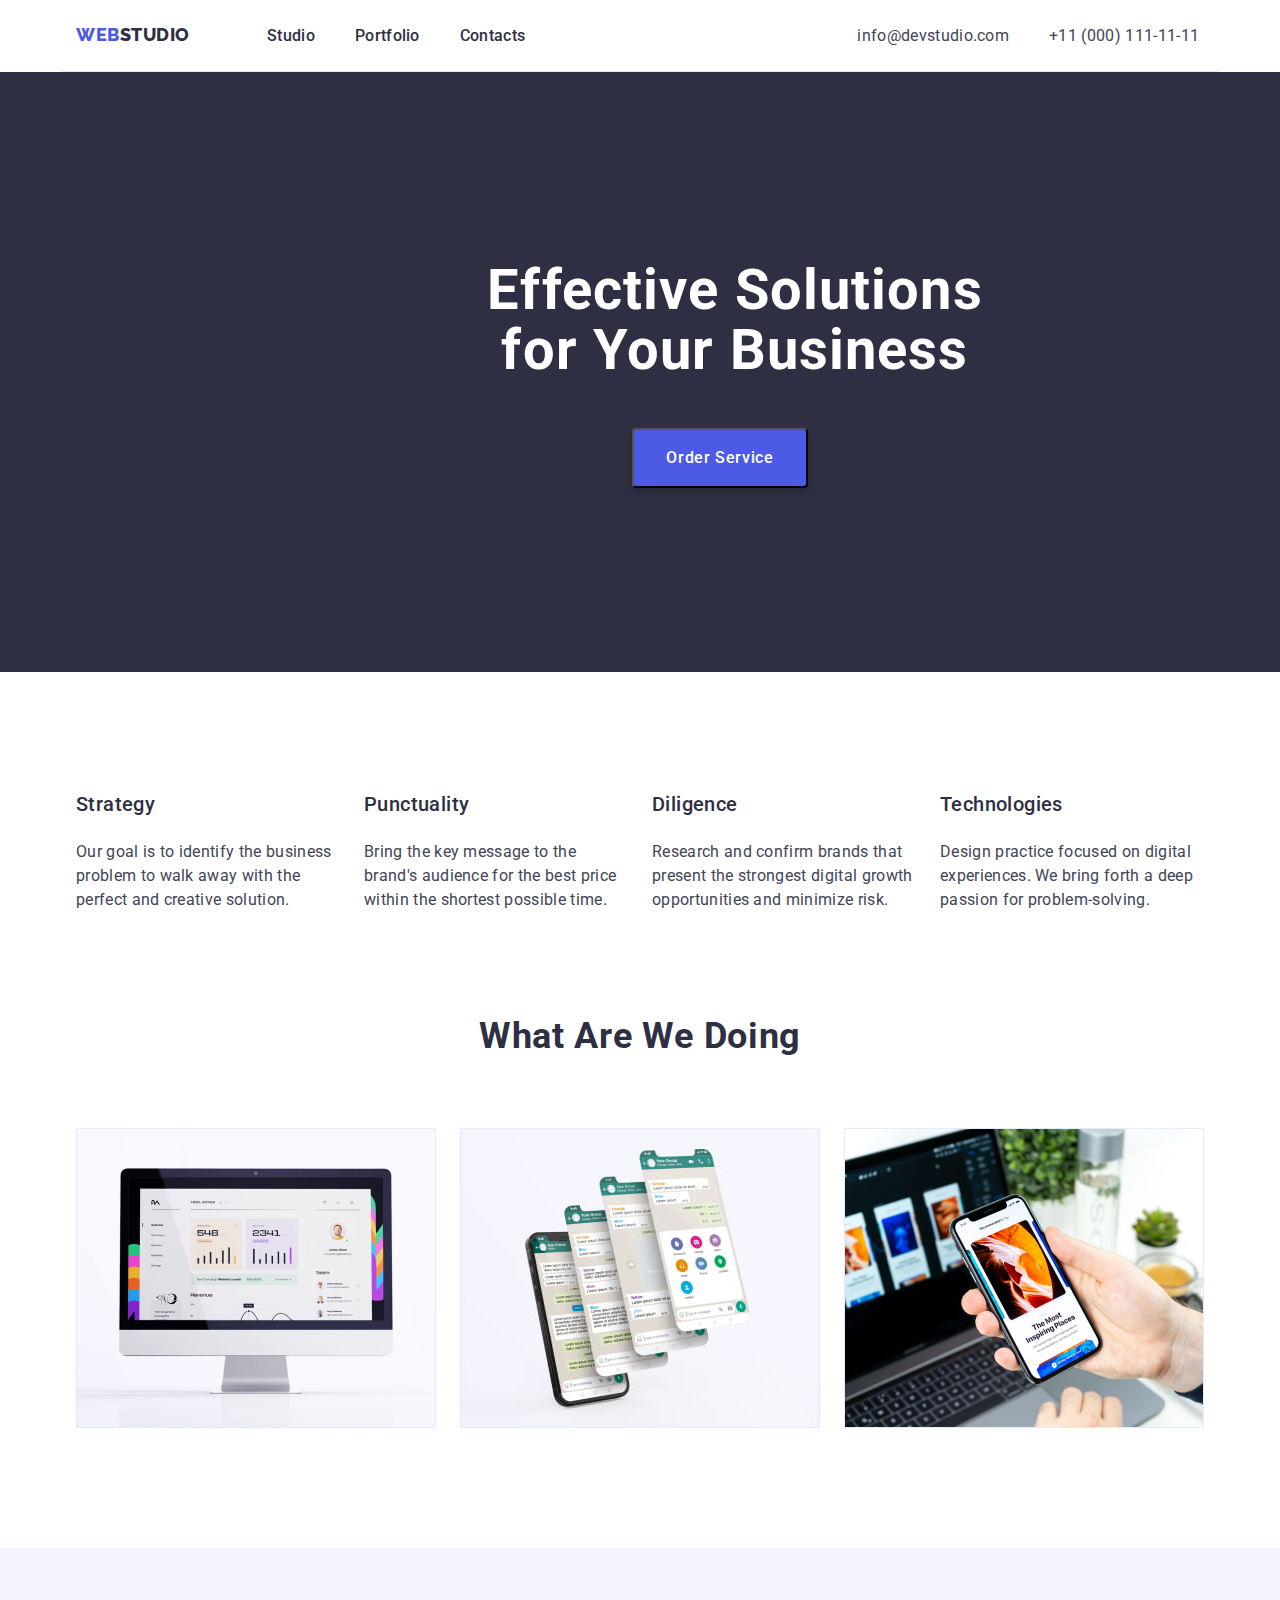
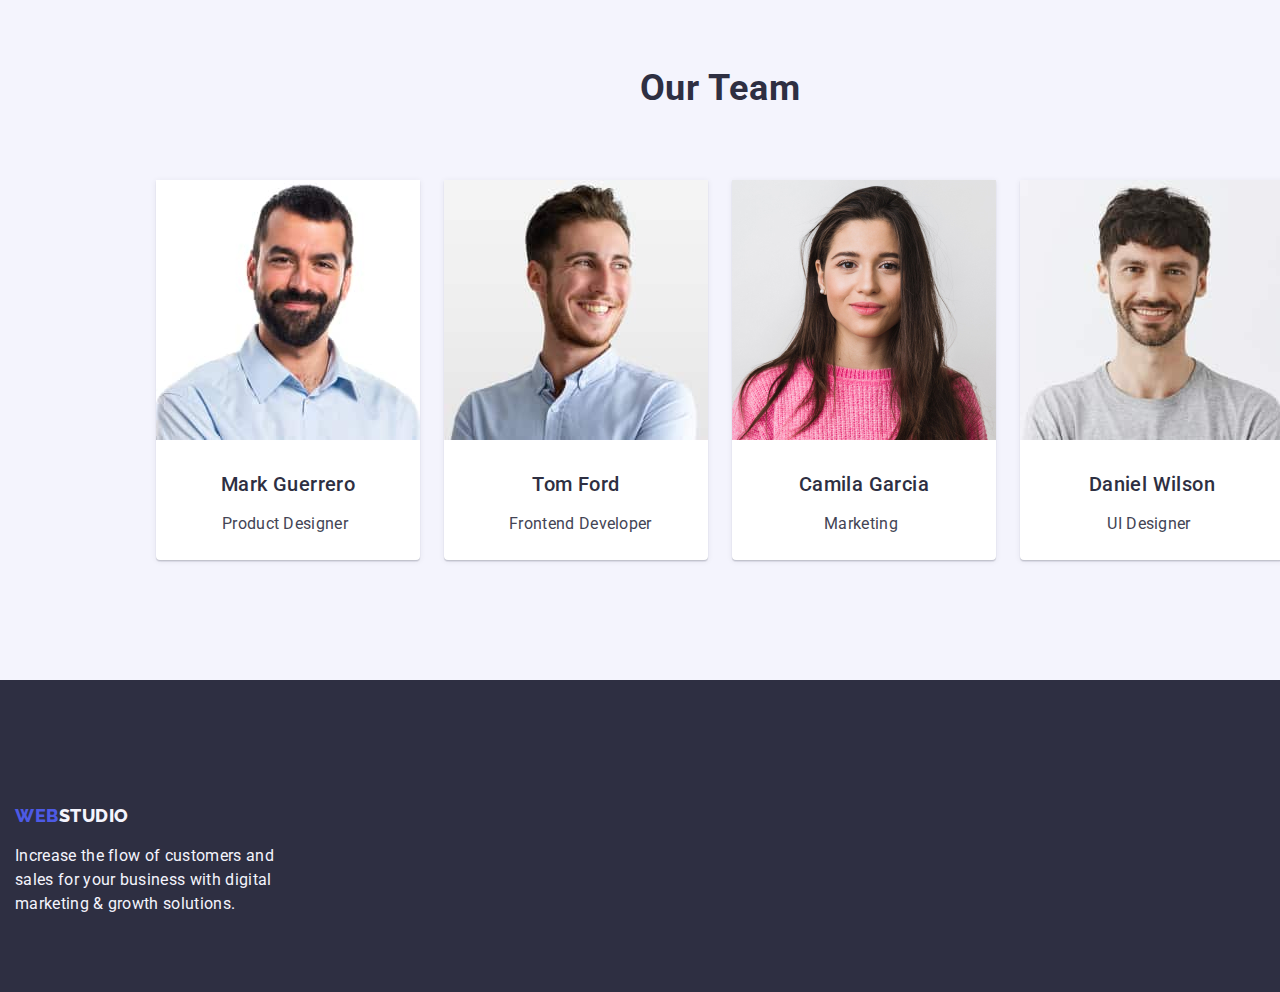
<file: index.html>
<!DOCTYPE html>
<html lang="en">
  <head>
    <meta charset="UTF-8" />
    <meta http-equiv="X-UA-Compatible" content="IE=edge" />
    <meta name="viewport" content="width=device-width, initial-scale=1.0" />
    <link rel="preconnect" href="https://fonts.googleapis.com" />
    <link rel="preconnect" href="https://fonts.gstatic.com" crossorigin />
    <link
      rel="stylesheet"
      href="https://cdnjs.cloudflare.com/ajax/libs/modern-normalize/1.1.0/modern-normalize.min.css"
    />
    <link
      href="https://fonts.googleapis.com/css2?family=Raleway:wght@800&family=Roboto:wght@400;500;700&display=swap"
      rel="stylesheet"
    />

    <link rel="stylesheet" href="./css/style.css" />
    <title>Web Studio</title>
  </head>
  <body>
    <header class="header container">
      <nav class="navigation">
        <a class="navigation-logo-web logo link" href="./index.html">
          Web<span class="navigation-logo-studio">Studio</span>
        </a>

        <div class="navigation-list-content">
          <ul class="navigation-list list">
            <li>
              <a class="navigation-item link" href="./index.html">Studio</a>
            </li>
            <li>
              <a class="navigation-item link" href="./portfolio.html"
                >Portfolio</a
              >
            </li>
            <li>
              <a class="navigation-item link" href="">Contacts</a>
            </li>
          </ul>
        </div>
      </nav>

      <address class="contact">
        <ul class="contact-list list">
          <li>
            <a class="contact-item-mail link" href="mailto:info@devstudio.com"
              >info@devstudio.com</a
            >
          </li>
          <li>
            <a class="contact-item-phone link" href="tel:+110001111111"
              >+11 (000) 111-11-11</a
            >
          </li>
        </ul>
      </address>
    </header>
    <main>
      <section class="hero container">
        <div class="align-hero-title-button">
          <h1 class="hero-title">Effective Solutions for Your Business</h1>
          <button class="hero-button" type="button">Order Service</button>
        </div>
      </section>

      <section class="features container">
        <div class="align-features">
          <h2 class="features-title secondary-title" hidden>Features</h2>
          <ul class="features-list list">
            <li class="features-item">
              <h3 class="features-subtitle">Strategy</h3>
              <p class="features-text">
                Our goal is to identify the business problem to walk away with
                the perfect and creative solution.
              </p>
            </li>
            <li class="features-item">
              <h3 class="features-subtitle">Punctuality</h3>
              <p class="features-text">
                Bring the key message to the brand's audience for the best price
                within the shortest possible time.
              </p>
            </li>
            <li class="features-item">
              <h3 class="features-subtitle">Diligence</h3>
              <p class="features-text">
                Research and confirm brands that present the strongest digital
                growth opportunities and minimize risk.
              </p>
            </li>
            <li class="features-item">
              <h3 class="features-subtitle">Technologies</h3>
              <p class="features-text">
                Design practice focused on digital experiences. We bring forth a
                deep passion for problem-solving.
              </p>
            </li>
          </ul>
        </div>
      </section>

      <section class="specialization container">
        <h2 class="specialization-title secondary-title">What are we doing</h2>
        <ul class="specialization-list list">
          <li>
            <img
              class="specialization-first-img"
              src="./images/1-1.jpg"
              alt="monitor"
              width="360"
              height="300"
            />
          </li>
          <li>
            <img
              class="specialization-second-img"
              src="./images/2-1.jpg"
              alt="messenger in the phone"
              width="360"
              height="300"
            />
          </li>
          <li class="specialization-last-img">
            <img
              src="./images/3-1.jpg"
              alt="website on the phone"
              width="360"
              height="300"
            />
          </li>
        </ul>
      </section>

      <section class="team container">
        <h2 class="team-title secondary-title">Our Team</h2>
        <ul class="team-list list">
          <li class="team-item">
            <img
              class="team-img"
              src="./images/1-st-man-1.jpg"
              alt="the company's product designer"
              width="264"
              height="260"
            />
            <div clas="team-card-container">
              <h3 class="team-name">Mark Guerrero</h3>
              <p class="team-position">Product Designer</p>
            </div>
          </li>
          <li class="team-item">
            <img
              class="team-img"
              src="./images/2-th-man-1.jpg"
              alt="the company's frontend developer"
              width="264"
              height="260"
            />
            <div class="team-card-container">
              <h3 class="team-name">Tom Ford</h3>
              <p class="team-position">Frontend Developer</p>
            </div>
          </li>
          <li class="team-item">
            <img
              class="team-img"
              src="./images/3-th-woman-1.jpg"
              alt="the company's marketer"
              width="264"
              height="260"
            />
            <div class="team-card-container">
              <h3 class="team-name">Camila Garcia</h3>
              <p class="team-position">Marketing</p>
            </div>
          </li>
          <li class="team-item">
            <img
              class="team-img"
              src="./images/4-th-man-1.jpg"
              alt="the company's ui designer"
              width="264"
              height="260"
            />
            <div class="team-card-container">
              <h3 class="team-name">Daniel Wilson</h3>
              <p class="team-position">UI Designer</p>
            </div>
          </li>
        </ul>
      </section>
    </main>
    <footer class="footer container">
      <div class="footer-box-logo-text">
        <a class="footer-logo-web logo link" href="./index.html">
          Web<span class="footer-logo-studio-invert">Studio</span>
        </a>

        <p class="footer-text">
          Increase the flow of customers and sales for your business with
          digital marketing & growth solutions.
        </p>
      </div>
    </footer>
  </body>
</html>
</file>
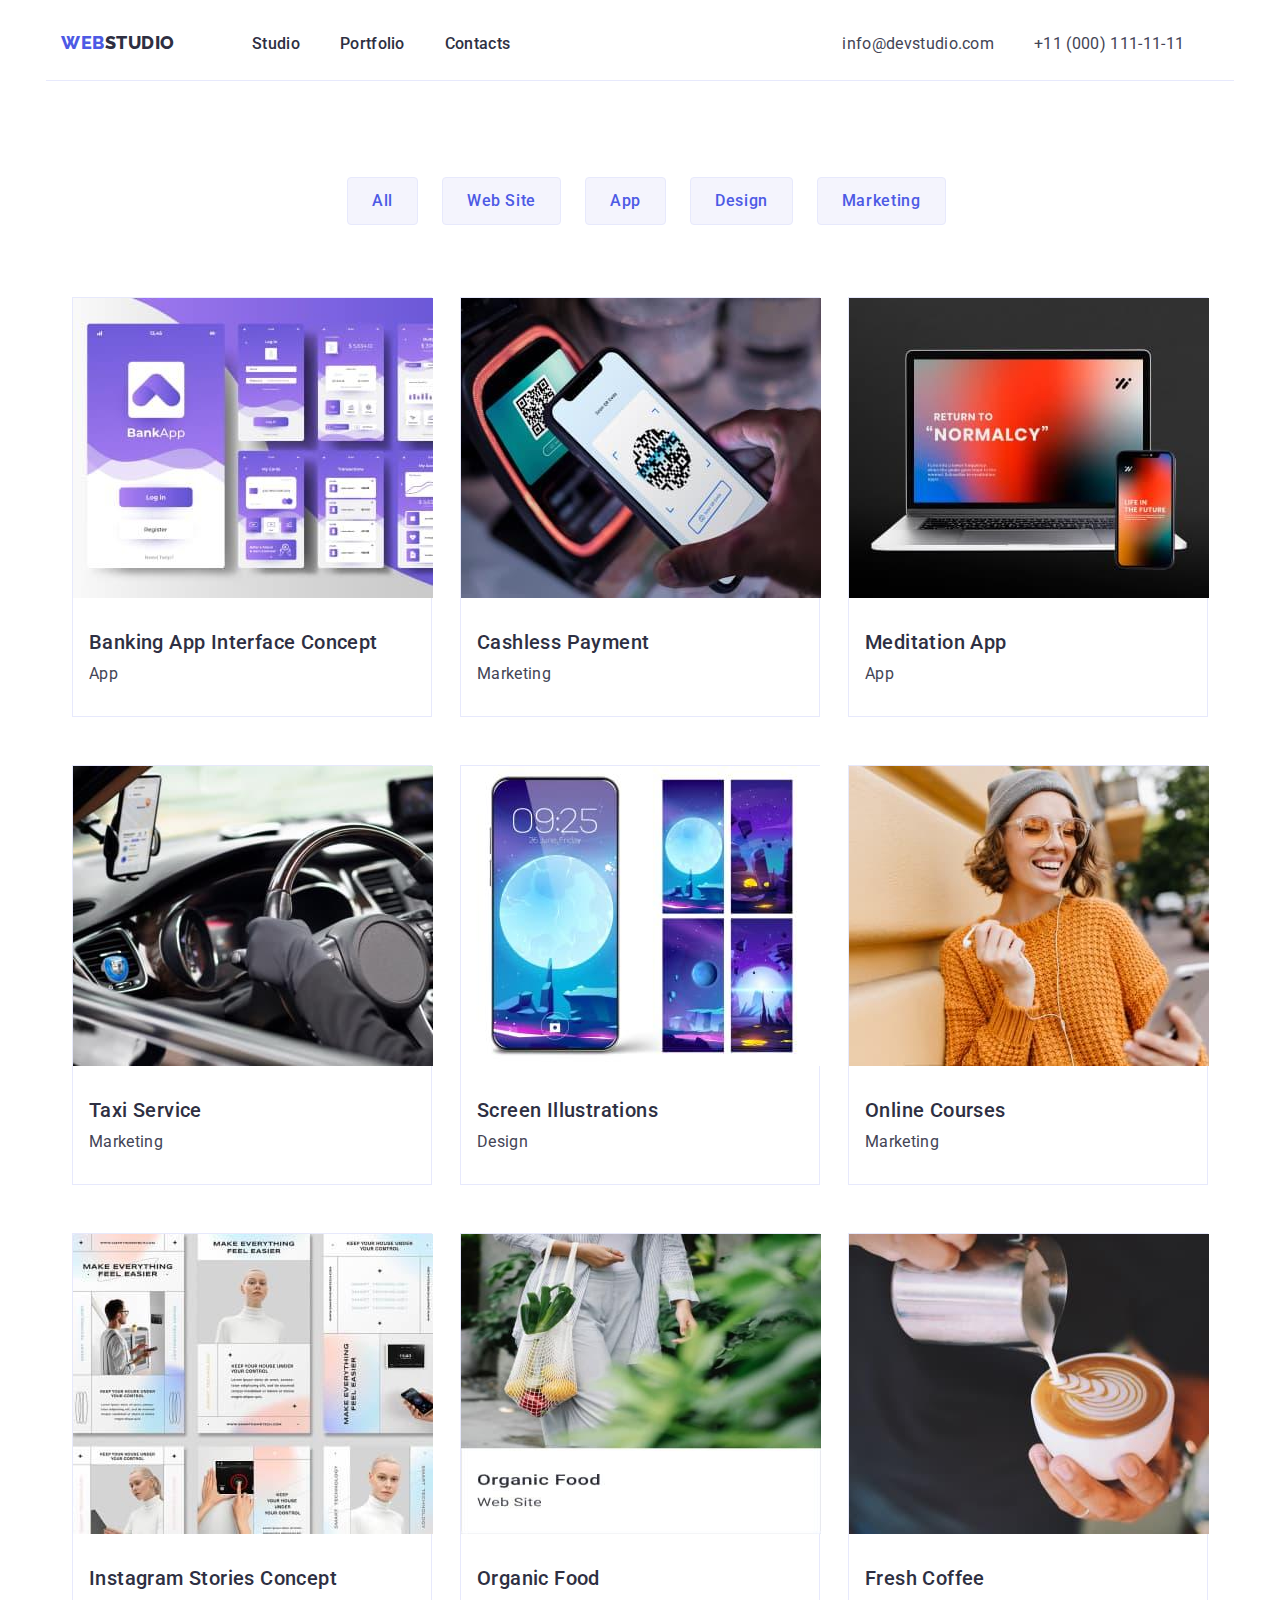
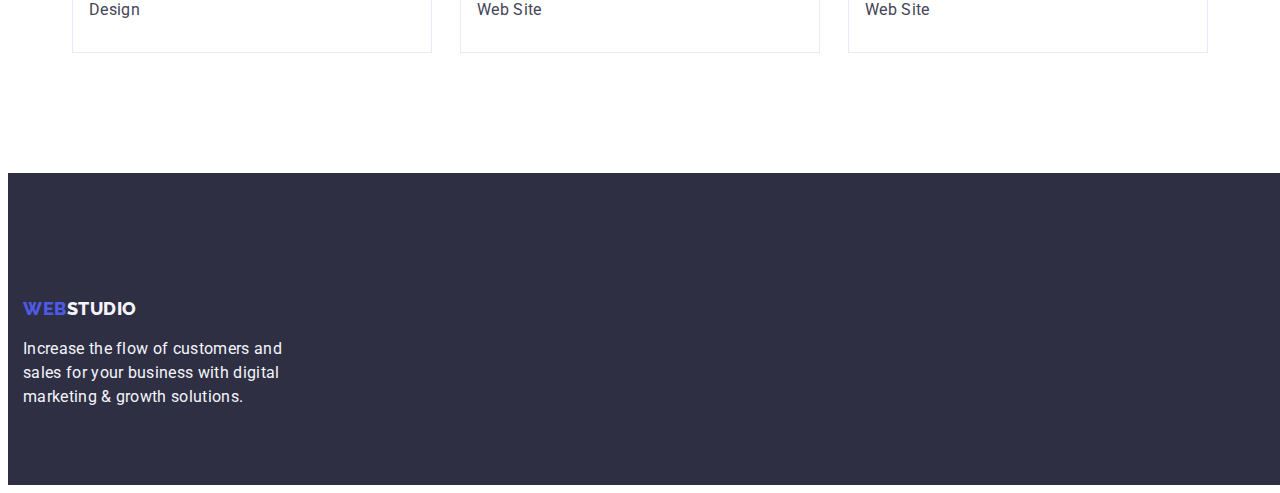
<file: portfolio.html>
<!DOCTYPE html>
<html lang="en">
  <head>
    <meta charset="UTF-8" />
    <meta http-equiv="X-UA-Compatible" content="IE=edge" />
    <meta name="viewport" content="width=device-width, initial-scale=1.0" />
    <link rel="preconnect" href="https://fonts.googleapis.com" />
    <link rel="preconnect" href="https://fonts.gstatic.com" crossorigin />
    <link
      href="https://fonts.googleapis.com/css2?family=Raleway:wght@800&family=Roboto:wght@400;500;700&display=swap"
      rel="stylesheet"
    />

    <link rel="stylesheet" href="./css/style.css" />
    <title>Portfolio</title>
  </head>
  <body>
    <header class="header container">
      <nav class="navigation">
        <a class="navigation-logo-web logo link" href="./index.html">
          Web<span class="navigation-logo-studio">Studio</span>
        </a>
        <div class="navigation-list-content">
          <ul class="navigation-list list">
            <li>
              <a class="navigation-item link" href="./index.html">Studio</a>
            </li>
            <!-- current disable -->
            <li>
              <a class="navigation-item link" href="./portfolio.html"
                >Portfolio</a
              >
            </li>
            <li>
              <a class="navigation-item link" href="">Contacts</a>
            </li>
          </ul>
        </div>
      </nav>

      <address class="contact">
        <ul class="contact-list list">
          <li>
            <a class="contact-item-mail link" href="mailto:info@devstudio.com"
              >info@devstudio.com</a
            >
          </li>
          <li>
            <a class="contact-item-phone link" href="tel:+110001111111"
              >+11 (000) 111-11-11</a
            >
          </li>
        </ul>
      </address>
    </header>

    <main>
      <section class="works container">
        <h1 hidden>Portfilio WebStudio</h1>
        <ul class="works-filter-list list">
          <li class="works-button-item">
            <!-- current disable -->
            <button class="works-filter-button" type="button">All</button>
          </li>
          <li class="works-button-item">
            <button class="works-filter-button" type="button">Web Site</button>
          </li>
          <li class="works-button-item">
            <button class="works-filter-button" type="button">App</button>
          </li>
          <li class="works-button-item">
            <button class="works-filter-button" type="button">Design</button>
          </li>
          <li class="works-button-item">
            <button class="works-filter-button" type="button">Marketing</button>
          </li>
        </ul>
        <ul class="works-list list">
          <li class="work-item-first">
            <a class="link" href="">
              <img
                src="./images/banking-app-interface-concept1.jpg"
                alt="mobile app"
                width="360"
                height="300"
              />
            </a>
            <div class="work-div-subtitle-text">
              <h2 class="works-subtitle">Banking App Interface Concept</h2>
              <p class="works-text">App</p>
            </div>
          </li>
          <li class="work-item-second">
            <a class="link" href="">
              <img
                src="./images/cashless-payment1.jpg"
                alt="scan qr code"
                width="360"
                height="300"
              />
            </a>
            <div class="work-div-subtitle-text">
              <h2 class="works-subtitle">Cashless Payment</h2>
              <p class="works-text">Marketing</p>
            </div>
          </li>
          <li class="work-item-third">
            <a class="link" href="">
              <img
                src="./images/meditation-app1.jpg"
                alt="laptop and mobile app"
                width="360"
                height="300"
              />
            </a>
            <div class="work-div-subtitle-text">
              <h2 class="works-subtitle">Meditation App</h2>
              <p class="works-text">App</p>
            </div>
          </li>
          <li class="work-item-fourth">
            <a class="link" href="">
              <img
                src="./images/taxi-service1.jpg"
                alt="mobile app for taxi"
                width="360"
                height="300"
              />
            </a>
            <div class="work-div-subtitle-text">
              <h2 class="works-subtitle">Taxi Service</h2>
              <p class="works-text">Marketing</p>
            </div>
          </li>
          <li class="work-item-fifth">
            <a class="link" href="">
              <img
                src="./images/screen-illustration1.jpg"
                alt="mobile home design"
                width="360"
                height="300"
              />
            </a>
            <div class="work-div-subtitle-text">
              <h2 class="works-subtitle">Screen Illustrations</h2>
              <p class="works-text">Design</p>
            </div>
          </li>
          <li class="work-item-sixth">
            <a class="link" href="">
              <img
                src="./images/online-courses1.jpg"
                alt="woman in glasses"
                width="360"
                height="300"
              />
            </a>
            <div class="work-div-subtitle-text">
              <h2 class="works-subtitle">Online Courses</h2>
              <p class="works-text">Marketing</p>
            </div>
          </li>
          <li class="work-item-seventh">
            <a class="link" href="">
              <img
                src="./images/instagram-stories-concept1.jpg"
                alt="site design"
                width="360"
                height="300"
              />
            </a>
            <div class="work-div-subtitle-text">
              <h2 class="works-subtitle">Instagram Stories Concept</h2>
              <p class="works-text">Design</p>
            </div>
          </li>
          <li class="work-item-eights">
            <a class="link" href="">
              <img
                src="./images/organic-food1.jpg"
                alt="buy food"
                width="360"
                height="300"
              />
            </a>
            <div class="work-div-subtitle-text">
              <h2 class="works-subtitle">Organic Food</h2>
              <p class="works-text">Web Site</p>
            </div>
          </li>
          <li class="work-item-nineth">
            <a class="link" href="">
              <img
                src="./images/fresh-coffee1.jpg"
                alt="making coffee"
                width="360"
                height="300"
              />
            </a>
            <div class="work-div-subtitle-text">
              <h2 class="works-subtitle">Fresh Coffee</h2>
              <p class="works-text">Web Site</p>
            </div>
          </li>
        </ul>
      </section>
    </main>
    <footer class="footer container">
      <div class="footer-box-logo-text">
        <a class="footer-logo-web logo link" href="./index.html">
          Web<span class="footer-logo-studio-invert">Studio</span>
        </a>

        <p class="footer-text">
          Increase the flow of customers and sales for your business with
          digital marketing & growth solutions.
        </p>
      </div>
    </footer>
  </body>
</html>
</file>
<file: css/style.css>
:root {
    --color-text-main: #2e2f42;
    --color-text-secondary: #434455;
    --color-text-hero-title: #ffffff;
    --color-text-secondary-title: #2e2f42;

    --color-text-logo-web: #4d5ae5;
    --color-text-navigation-logo-studio: #2e2f42;
    --color-text-footer: #f4f4fd;
    --color-text-footer-logo-studio-invert: #f4f4fd;
    --color-text-hero-button: #ffffff;
    --color-text-filter-button-current: #ffffff;
    --color-text-filter-button: #4d5ae5;
    --color-text-filter-button-hover-focus: #ffffff;

    --color-navigation-hover-focus: #404bbf;
    --color-navigation-current: #404bbf;
    --color-contact-hover-focus: #404bbf;
    --color-filter-button-current: #404bbf;
    --color-filter-button-hover-focus: #404bbf;

    --color-border-bottom-header: #e7e9fc;
    --color-border-specialization-item: #e7e9fc;
    --color-border-filter-button: #e7e9fc;
    --color-border-work-cards: #e7e9fc;

    --color-background-body: #ffffff;
    --color-team-item: #ffffff;
    --color-contact-item-mail: ##434455;

    --color-background-hero: #2e2f42;
    --color-team-title: #2e2f42;
    --color-feature-text: #434455;
    --color-background-button-order: #4d5ae5;
    --color-background-button-order-hover-focus: #404bbf;
    --color-background-team: #f4f4fd;
    --color-background-team-item: #ffffff;
    --color-background-footer: #2e2f42;
    --color-background-filter-button: #f4f4fd;

    --color-background-portfolio-items: #ffffff;
    --color-backdround-portfolio-border: #E7E9FC;
}

.link {
    text-decoration: none;    
}

.list {
    list-style: none;
}

body {
    font-family: "Roboto", sans-serif;
    font-weight: normal;
    color: var(--color-text-secondary);
    background: var(--color-background-body);
}
img {
    display: block;
}

h1,
h2,
h3,
h4 {
    margin-top: 0;
    margin-bottom: 0;
}

ul,
ol {
    margin-top: 0;
    margin-bottom: 0;
    padding-left: 0;
}
.container {
    width:1158px;
    margin-left:auto;
    margin-right:auto;
    padding-left: 15px;  
    padding-right: 15px;
}

/* STUDIO */
.header {
    display:flex;
    border-bottom: 1px solid var(--color-border-bottom-header);
    
        width: 1158px;
        height: 72px;
        left: 0px;
        top: 0px;
}

.navigation {
    display: flex;
    margin-left: 0px;
}



/* navigation */

.logo {
    display: block;
    width: 115px;
    height: 24px;
    margin-top: 24px;
    margin-right: 76px;
    margin-left: 0px;
    text-transform: uppercase;
    font-family: "Raleway", sans-serif;
    font-weight: 800;
    font-size: 18px;
    line-height: 1.17;
    letter-spacing: 0.03em;
    
}

.navigation-logo-web,
.footer-logo-web {
    color: var(--color-text-logo-web);
    
}

.navigation-logo-studio {
    color: var(--color-text-navigation-logo-studio);
    
}


.navigation-list {
    display: flex;  
    flex-direction: row;
    align-items: flex-start;
    padding: 0px;
    gap: 40px;        
}

.navigation-list-content {
    display:block;
    margin-top: 24px;
    margin-right: 332px;
}

.navigation-item {
    font-weight: 500;
    font-size: 16px;
    line-height: 1.5;
    letter-spacing: 0.02em;
    color: var(--color-text-main);
}


.navigation-item:hover,
.navigation-item:focus {
    color: var(--color-navigation-hover-focus);
}

/* contact */
.contact {    
    font-style: normal;
}
.contact-list {
    display: flex;     
}

.contact-item-mail,
.contact-item-phone {
    font-size: 16px;
    line-height: 1.5;
    letter-spacing: 0.02em;
    color: var(--color-text-secondary);
}

.contact-item-mail:hover,
.contact-item-mail:focus {
    color: var(--color-contact-hover-focus);
}
.contact-item-phone:hover,
.contact-item-phone:focus {
    color: var(--color-contact-hover-focus);
}

 .contact-item-phone {
    display: block;   
       margin-top: 24px;       
       margin-right: 0px;
        width: 151px;
        height: 24px;
    
        font-family: 'Roboto';
        font-style: normal;
        font-weight: 400;
        font-size: 16px;
        line-height: 24px;        
        letter-spacing: 0.02em;    
        color: var(--color-text-secondary);        
 }

 .contact-item-mail{
    display: block;
    margin-top: 24px;    
    margin-right: 40px;    
    
        font-family: 'Roboto';
        font-style: normal;
        font-weight: 400;
        font-size: 16px;
        line-height: 24px;        
        letter-spacing: 0.02em;
    
        color: var(--color-contact-item-mail);
 }

/* hero */

.hero {
    background: var(--color-background-hero);
    text-align: center;
    width: 1440px;
    height: 600px;
}

.hero-title {
        width: 496px;
        height: 120px;
    
    font-family:  "Roboto", sans-serif;
    font-style: normal;
    
    font-weight: 700;
    font-size: 56px;
    line-height: 60px;
    text-align: center;
    letter-spacing: 0.02em;
    color: var(--color-text-hero-title);
}
.align-hero-title-button {
padding: 188px 472px 292px;
}

.hero-button {
    display: flex;
    flex-direction: row;
    align-items: flex-start;    
    margin-top: 48px;
    margin-right:auto;
    margin-left:auto;
    padding: 16px 32px;
    font-family: "Roboto", sans-serif;
    font-weight: 500;
    font-size: 16px;
    line-height: 1.5;
    letter-spacing: 0.04em;
    color: var(--color-text-hero-button);
    background: var(--color-background-button-order);
    box-shadow: 0px 4px 4px rgba(0, 0, 0, 0.15);
    border-radius: 4px;
    cursor: pointer;
    gap: 10px;
}

.hero-button:hover, 
.hero-button:focus {
    background: var(--color-background-button-order-hover-focus) ;
}


/* features */
.features {
    width: 1158px;
    height: 344px;  
}

.align-features {
    padding-top: 120px;
    padding-bottom: 120px;
     
}

.features-list {
    display: flex;    
    width: 1128px;
    height: 104px;
    margin-left: auto;
    margin-right: auto; 
    gap: 24px;
      
}

.features-item {
    display: flex;
    flex-direction:column;
    width: 264px;
    height: 104px;
    padding: 0px;
    align-items: flex-start;
    gap: 8px;
}

.features-subtitle {    
        width: 264px;
        height: 24px;  
        font-family: 'Roboto';
        font-style: normal;
        font-weight: 500;
        font-size: 20px;
        line-height: 24px;       
        letter-spacing: 0.02em;    
        color: var(--color-text-main);
}

.features-text {
        width: 264px;
        height: 72px;
        font-family: 'Roboto';
        font-style: normal;
        font-weight: 400;
        font-size: 16px;
        line-height: 24px;        
        letter-spacing: 0.02em;    
        color: var(--color-feature-text);    
        flex: none;
        order: 1;
        flex-grow: 0;
}

/* secondary-title */

.secondary-title {
    font-weight: 700;
    font-size: 36px;
    line-height: 1.11;
    letter-spacing: 0.02em;
    text-transform: capitalize;
    color: var(--color-text-secondary-title);
    text-align: center;
}

/* specialization */
.specialization {
    width: 1158px;
    height: 532px;
}
.specialization-title {

    display: block;
    width: 323px;
    height: 40px;
    margin-left: auto;
    margin-right: auto;

    font-family: 'Roboto';
        font-style: normal;
        font-weight: 700;
        font-size: 36px;
        line-height: 40px;       
        text-align: center;
        letter-spacing: 0.02em;
        white-space: nowrap;
}

.specialization-list {
    display: flex;
    margin-top: 72px;
    gap: 24px;
}

.specialization-list li img {
    display: block;
    border: 1px  var(--color-border-specialization-item);
    
     
}


/* team */

.team { 
        width: 1440px;
        height: 732px;
        background-color: var(--color-background-team);       
}

.team-title {
    display: block;  
        width: 162px;
        height: 40px;        
        font-family: 'Roboto';
        font-style: normal;
        font-weight: 700;
        font-size: 36px;
        line-height: 40px;        
        text-align: center;
        letter-spacing: 0.02em;
        padding-top: 120px;
        margin-right: auto;
        margin-left: auto;
        color: var(--color-team-title);
        white-space: nowrap;
}


.team-list {
    display: flex;
    flex-direction: row;    
    width: 1128px;
    height: 380px;
    padding-top: 112px;
    margin-right:auto;
    margin-left:auto;
    gap: 24px;
}

.team-item {   
        display: flex;
            flex-direction: column;            
            align-items: center;
            margin-bottom: 120px;            
            width: 264px;
            height: 380px;                 
            background: var(--color-team-item);
            box-shadow: 0px 1px 6px rgba(46, 47, 66, 0.08), 0px 1px 1px rgba(46, 47, 66, 0.16), 0px 2px 1px rgba(46, 47, 66, 0.08);
            border-radius: 0px 0px 4px 4px;
}
.team-img {
        width: 264px;
        height: 260px;
        
}

.team-item div {
   padding: 32px 16px 32px 16px; 
}

.team-name {
    width: 134px;
        height: 24px;
    
        font-family: 'Roboto';
        font-style: normal;
        font-weight: 500;
        font-size: 20px;
        line-height: 24px;
        
        text-align: center;
        letter-spacing: 0.02em;
        white-space: nowrap;
    
        color: #2E2F42;
}

.team-position {
    width: 128px;
        height: 24px;
    
        font-family: 'Roboto';
        font-style: normal;
        font-weight: 400;
        font-size: 16px;
        line-height: 24px;
      
        text-align: center;
        letter-spacing: 0.02em;
    
        color: #434455;
      
    white-space: nowrap;
}


/* PORTFOLIO */

/* filter-button */
.works-filter-button {
    font-family: "Roboto", sans-serif;
    font-weight: 500;
    font-size: 16px;
    line-height: 1.5;
    letter-spacing: 0.04em;
    background: var(--color-background-filter-button);
    border: 1px solid var(--color-border-filter-button);
    color: var(--color-text-filter-button);
    border-radius: 4px;
    cursor: pointer;
}

.works-filter-list {
    display: flex;
    align-items: flex-start;
    flex-direction: row;    
    padding-top: 96px;
    padding-bottom: 72px;
    margin-right: auto;    
    margin-left: auto;
    gap: 24px;
    width: 586px;
    height: 48px;
    }

    

    .works-filter-button {                
            display: flex;
            flex-direction: row;
            align-items: center;
            padding: 12px 24px;   
            height: 48px;
            white-space: nowrap;            
    }
    

.works-filter-button:hover,
.works-filter-button:focus {
    background: var(--color-filter-button-hover-focus);
    color: var(--color-text-filter-button-hover-focus);
    border: 1px solid var(--color-filter-button-hover-focus);
    box-shadow: 0px 3px 1px rgba(0, 0, 0, 0.1), 0px 2px 1px rgba(0, 0, 0, 0.08),
        0px 2px 2px rgba(0, 0, 0, 0.12);
}

/* works */
.works {
    text-align: center;
    gap: 24px;
    
}

.works-list > li{
    border: 1px solid var(--color-border-work-cards);
    display: inline-block;
    text-align: left; 
    gap: 44px;   
}



.works-subtitle { 
    font-family: 'Roboto';
    font-style: normal;
    font-weight: 500;
    font-size: 20px;
    line-height: 1.2;
    letter-spacing: 0.02em;
    color: var(--color-text-main);   
}

.works-text {
    font-family: 'Roboto';
    font-style: normal;
    font-size: 16px;
    font-weight: 400;
    line-height: 1.5;
    letter-spacing: 0.02em;
    color: var(--color-text-secondary);
    margin: 0px;    
    }

.work-div-subtitle-text {
    
            display: flex;
            flex-direction: column;
            justify-content: center;
            align-items: flex-start;
            padding: 32px 16px;
            gap: 8px;
            width: 360px;
            height: 56px;
        }

.work-item-first{
    box-sizing: border-box;        
        width: 360px;
        height: 420px;
        margin-bottom: 48px;      
        background: var(--color-background-portfolio-items);        
        border: 1px solid var(--color-backdround-portfolio-border);
}
.work-item-second {
    box-sizing: border-box;
    width: 360px;
    height: 420px;
    margin-right: 24px;
    margin-left: 24px;    
    background: var(--color-background-portfolio-items);
    border: 1px solid var(--color-backdround-portfolio-border);
}
.work-item-third{
    box-sizing: border-box;
    width: 360px;
    height: 420px;
    
    background: var(--color-background-portfolio-items);
    border: 1px solid var(--color-backdround-portfolio-border);
}

.work-item-fourth {
    box-sizing: border-box;
    width: 360px;
    height: 420px;
    margin-bottom: 48px;
    background: var(--color-background-portfolio-items);
    border: 1px solid var(--color-backdround-portfolio-border);
}

.work-item-fifth {
    box-sizing: border-box;
    width: 360px;
    height: 420px;
    margin-right: 24px;
    margin-left: 24px;
    background: var(--color-background-portfolio-items);
    border: 1px solid var(--color-backdround-portfolio-border);
}

.work-item-sixth {
    box-sizing: border-box;
    width: 360px;
    height: 420px;

    background: var(--color-background-portfolio-items);
    border: 1px solid var(--color-backdround-portfolio-border);
}
.work-item-seventh {
    box-sizing: border-box;
    width: 360px;
    height: 420px;
    margin-bottom: 120px;
    background: var(--color-background-portfolio-items);
    border: 1px solid var(--color-backdround-portfolio-border);
}

.work-item-eights {
    box-sizing: border-box;
    width: 360px;
    height: 420px;
    margin-right: 24px;
    margin-left: 24px;
    background: var(--color-background-portfolio-items);
    border: 1px solid var(--color-backdround-portfolio-border);
}

.work-item-nineth {
    box-sizing: border-box;
    width: 360px;
    height: 420px;

    background: var(--color-background-portfolio-items);
    border: 1px solid var(--color-backdround-portfolio-border);
}




/* footer */
.footer {
    
        width: 1440px;
        height: 312px;
        
    background: var(--color-background-footer);

}
.footer-box-logo-text{   
        width: 264px;
        height: 112px;
        padding: 100px 1020px 100px 0px;
}

.footer-logo-web {
    display: flex;
        flex-direction: row;
        align-items: center;
        padding: 0px;
    
        width: 115px;
        height: 24px;
       
}

.footer-logo-studio-invert {
    color: var(--color-text-footer-logo-studio-invert);
}

.footer-text {
    display: flex;
    width: 264px;
    height: 72px;
    font-family: 'Roboto';
    font-style: normal;
    font-weight: 400;
    font-size: 16px;
    flex-direction: row;
    line-height: 1.5;
    letter-spacing: 0.02em;
    color: var(--color-text-footer);
    /*white-space: nowrap;*/
}
</file>
